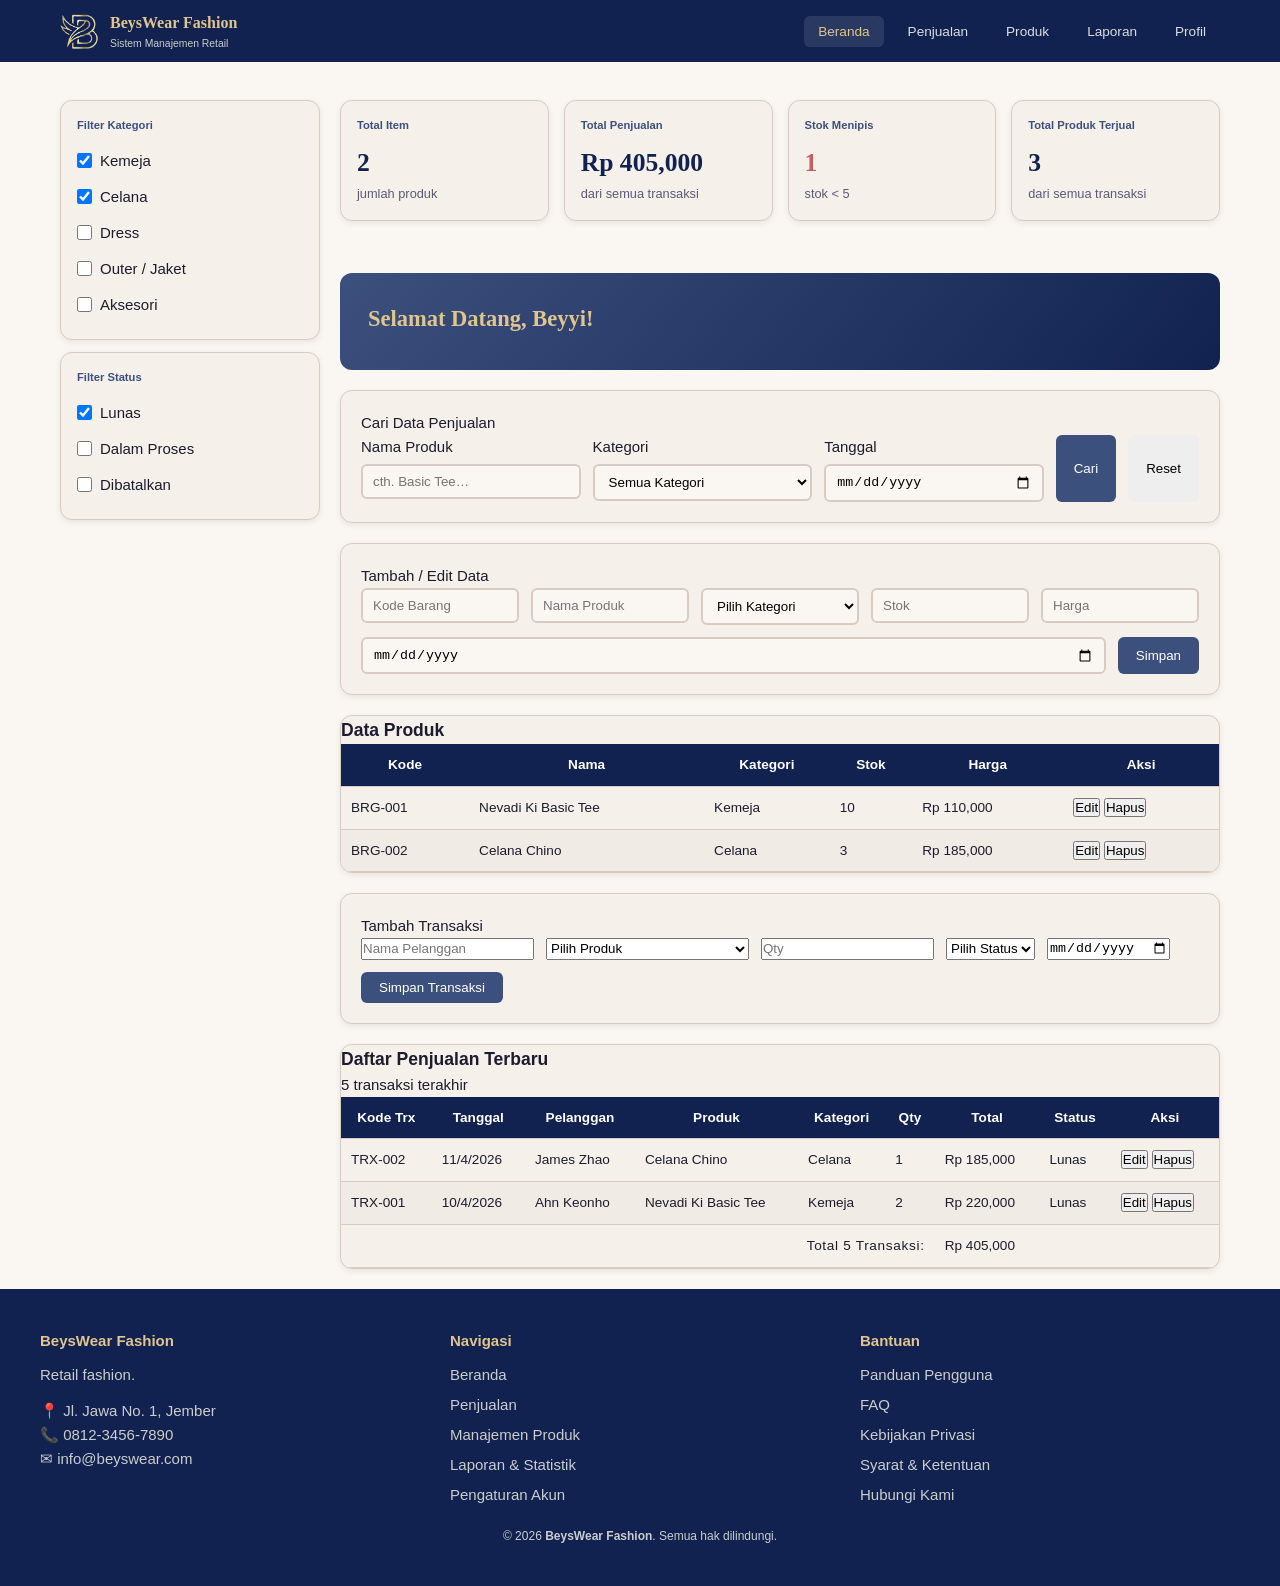
<file: index.html>
<!DOCTYPE html>
<html lang="id">
<head>
    <meta charset="UTF-8">
    <meta name="viewport" content="width=device-width, initial-scale=1.0">
    <title>BeysWear Fashion</title>
    <link rel="stylesheet" href="style.css">
</head>

<body>

    <nav>
        <div class="nav-inner">
    
            <div class="nav-brand">
                <img src="IMG_7126.PNG" alt="Logo BeysWear Fashion">
                <div class="brand-text">
                    <h1>BeysWear Fashion</h1>
                    <p>Sistem Manajemen Retail</p>
                </div>
            </div>
    
            <ul class="nav-menu">
                <li><a href="#" class="aktif">Beranda</a></li>
                <li><a href="#">Penjualan</a></li>
                <li><a href="#">Produk</a></li>
                <li><a href="#">Laporan</a></li>
                <li><a href="#">Profil</a></li>
            </ul>
    
            <div class="hamburger" role="button">
                <span></span>
                <span></span>
                <span></span>
            </div>
    
        </div>
    </nav>

    <div class="wrapper">

        <aside>

            <div class="sb-card">
                <p class="sb-title">Filter Kategori</p>

                <div class="filter-row">
                    <input type="checkbox" id="f-Kemeja" checked>
                    <label for="f-Kemeja">Kemeja</label>
                </div>
                <div class="filter-row">
                    <input type="checkbox" id="f-Celana" checked>
                    <label for="f-Celana">Celana</label>
                </div>
                <div class="filter-row">
                    <input type="checkbox" id="f-Dress">
                    <label for="f-Dress">Dress</label>
                </div>
                <div class="filter-row">
                    <input type="checkbox" id="f-Outer">
                    <label for="f-Outer">Outer / Jaket</label>
                </div>
                <div class="filter-row">
                    <input type="checkbox" id="f-Aksesori">
                    <label for="f-Aksesori">Aksesori</label>
                </div>
            </div>

            <div class="sb-card">
                <p class="sb-title">Filter Status</p>

                <div class="filter-row">
                    <input type="checkbox" id="s-lunas" checked>
                    <label for="s-lunas">Lunas</label>
                </div>
                <div class="filter-row">
                    <input type="checkbox" id="s-proses">
                    <label for="s-proses">Dalam Proses</label>
                </div>
                <div class="filter-row">
                    <input type="checkbox" id="s-batal">
                    <label for="s-batal">Dibatalkan</label>
                </div>
            </div>

        </aside>

    <main>

        <div class="statistik-grid">
            <div class="sb-card">
                <p class="sb-title">Total Item</p>
                <p class="sb-angka" id="totalItem">0</p>
                <p class="sb-label">jumlah produk</p>
            </div>
            
            <div class="sb-card">
                <p class="sb-title">Total Penjualan</p>
                <p class="sb-angka" id="totalPenjualan">Rp 0</p>
                <p class="sb-label">dari semua transaksi</p>
            </div>
            
            <div class="sb-card">
                <p class="sb-title">Stok Menipis</p>
                <p class="sb-angka" id="stokMenipis" style="color:#C06060;">0</p>
                <p class="sb-label">stok < 5</p>
            </div>

            <div class="sb-card">
                <p class="sb-title">Total Produk Terjual</p>
                <p class="sb-angka" id="totalTerjual">0</p>
                <p class="sb-label">dari semua transaksi</p>
            </div>
        </div>

        <section class="hero-section">
            <h2>Selamat Datang, Beyyi!</h2>
        </section>

        <section class="form-box">
            <p class="seksi-label" id="lbl-form">Cari Data Penjualan</p>
            <div class="form-row">

                <div class="form-grup">
                    <label for="searchInput">Nama Produk</label>
                    <input type="text" id="searchInput" placeholder="cth. Basic Tee…">
                </div>

                <div class="form-grup">
                    <label for="cari-kategori">Kategori</label>
                    <select id="cari-kategori">
                    <option value="">Semua Kategori</option>
                    <option>Kemeja</option>
                    <option>Celana</option>
                    <option>Dress</option>
                    <option>Outer / Jaket</option>
                    <option>Aksesori</option>
                    </select>
                </div>

                <div class="form-grup">
                    <label for="cari-tanggal">Tanggal</label>
                    <input type="date" id="cari-tanggal">
                </div>

                <button class="btn btn-primer" type="button">Cari</button>
                <button class="btn btn-sekunder" type="button">Reset</button>
            </div>
        </section>

        <section class="form-box">
            <p class="seksi-label">Tambah / Edit Data</p>
        
            <form id="formData" class="form-row">
        
                <input type="hidden" id="editIndex">
        
                <div class="form-grup">
                    <input type="text" id="kode" placeholder="Kode Barang" required>
                </div>
        
                <div class="form-grup">
                    <input type="text" id="nama" placeholder="Nama Produk" required>
                </div>
        
                <div class="form-grup">
                    <select id="kategoriForm" required>
                        <option value="">Pilih Kategori</option>
                        <option>Kemeja</option>
                        <option>Celana</option>
                        <option>Dress</option>
                        <option>Outer / Jaket</option>
                        <option>Aksesori</option>
                    </select>
                </div>
        
                <div class="form-grup">
                    <input type="number" id="stok" placeholder="Stok" required>
                </div>
        
                <div class="form-grup">
                    <input type="number" id="harga" placeholder="Harga" required>
                </div>
        
                <div class="form-grup">
                    <input type="date" id="tanggal" required>
                </div>
        
                <button id="btnSimpan" type="button" class="btn btn-primer">Simpan</button>
        
            </form>
        </section>

        <section class="tabel-box">
            <div class="tabel-header">
                <h3>Data Produk</h3>
            </div>
        
            <div class="tabel-scroll">
                <table>
                    <thead>
                        <tr>
                            <th>Kode</th>
                            <th>Nama</th>
                            <th>Kategori</th>
                            <th>Stok</th>
                            <th>Harga</th>
                            <th>Aksi</th>
                        </tr>
                    </thead>
        
                    <tbody id="dataProduk"></tbody>
                </table>
            </div>
        </section>

        <section class="form-box">
            <p class="seksi-label">Tambah Transaksi</p>
        
            <div class="form-row">
        
                <input type="text" id="pelanggan" placeholder="Nama Pelanggan">
        
                <select id="produkSelect"></select>
        
                <input type="number" id="qty" placeholder="Qty">
        
                <select id="status">
                    <option value="">Pilih Status</option>
                    <option>Lunas</option>
                    <option>Proses</option>
                    <option>Batal</option>
                </select>
        
                <input type="date" id="tanggalJual">
        
                <button id="btnTransaksi" class="btn btn-primer">Simpan Transaksi</button>
        
            </div>
        </section>

        <section class="tabel-box">
            <div class="tabel-header">
                <h3 id="lbl-tabel">Daftar Penjualan Terbaru</h3>
                <span class="chip">5 transaksi terakhir</span>
            </div>

            <div class="tabel-scroll">
                <table>
                    <caption style="display:none">Daftar 5 transaksi penjualan terbaru BeysWear Fashion</caption>

                    <thead>
                        <tr>
                            <th>Kode Trx</th>
                            <th>Tanggal</th>
                            <th>Pelanggan</th>
                            <th>Produk</th>
                            <th>Kategori</th>
                            <th>Qty</th>
                            <th>Total</th>
                            <th>Status</th>
                            <th>Aksi</th>
                        </tr>
                    </thead>
                    
                    <tbody id="dataPenjualan"></tbody>

                    <tfoot>

                    <tr>
                        <td colspan="6" style="text-align:right; letter-spacing:.05em;">
                        Total 5 Transaksi:
                        </td>
                        <td colspan="3" id="totalTransaksi">Rp 0</td>
                    </tr>
                    </tfoot>
                </table>
            </div>
        </section>

    </main>
    </div>

    <footer>
        <div class="footer-grid">

            <div class="footer-col">
                <h4>BeysWear Fashion</h4>
                <p> Retail fashion. </p>
                <p style="margin-top:12px;">
                    📍 Jl. Jawa No. 1, Jember<br>
                    📞 0812-3456-7890<br>
                    ✉ info@beyswear.com
                </p>
            </div>

            <div class="footer-col">
                <h4>Navigasi</h4>
                <ul>
                    <li><a href="#">Beranda</a></li>
                    <li><a href="#">Penjualan</a></li>
                    <li><a href="#">Manajemen Produk</a></li>
                    <li><a href="#">Laporan &amp; Statistik</a></li>
                    <li><a href="#">Pengaturan Akun</a></li>
                </ul>
            </div>

            <div class="footer-col">
                <h4>Bantuan</h4>
                <ul>
                    <li><a href="#">Panduan Pengguna</a></li>
                    <li><a href="#">FAQ</a></li>
                    <li><a href="#">Kebijakan Privasi</a></li>
                    <li><a href="#">Syarat &amp; Ketentuan</a></li>
                    <li><a href="#">Hubungi Kami</a></li>
                </ul>
            </div>

        </div>

        <p class="footer-bottom"> &copy; 2026 <strong>BeysWear Fashion</strong>. Semua hak dilindungi.
        </p>
    </footer>

    <script src="script.js"></script>
</body>
</html>
</file>
<file: style.css>
*{box-sizing:border-box;margin:0;padding:0;}

        body{
        font-family:'DM Sans',sans-serif;
        font-size:15px;
        line-height:1.6;
        background:#FAF7F3 ;
        color:#1C1C2E ;
        }

        img{max-width:100%;display:block}
        ul{list-style:none}
        a{text-decoration:none;color:inherit}

        @keyframes fadeSlideUp{
        from{opacity:0;transform:translateY(20px);}
        to{opacity:1;transform:translateY(0);}
        }

        @keyframes fadeIn{
        from{opacity:0;}
        to{opacity:1;}
        }

        nav{
        position:fixed;
        top:0;
        width:100%;
        background:#112250 ;
        z-index:1000;
        }

        .nav-inner{
        max-width:1200px;
        margin:auto;
        padding:10px 20px;
        display:flex;
        align-items:center;
        justify-content:space-between;
        }

        .nav-brand{
        display:flex;
        align-items:center;
        gap:10px;
        }
            
        .nav-brand img{
        width:40px;
        height:40px;
        }
            
        .brand-text h1{
        font-size:1rem;
        color:#E0C58F;
        font-family:'Cormorant Garamond',serif;
        }
            
        .brand-text p{
        font-size:.65rem;
        color:#ccc;
        }

        .nav-brand-name{
        font-family:'Cormorant Garamond',serif;
        font-weight:700;
        color:#E0C58F ;
        }

        .nav-menu {
        display: none;
        flex-direction: column;
        gap: 10px;
        width: 100%;
        background: #112250;
        position: absolute;
        top: 60px;
        left: 0;
        padding: 20px;
        z-index: 100;
        }

        .nav-menu.active {
        display: flex;
        flex-direction: column;
        position: absolute;
        top: 60px;
        right: 20px;
        background: #112250;
        padding: 10px;
        border-radius: 8px;
        }

        .nav-menu li a{
        padding:8px 14px;
        font-size:.85rem;
        color:#ddd;
        border-radius:6px;
        transition:.3s;
        }

        .nav-menu li a:hover,
        .nav-menu li a.aktif{
        background:rgba(255,255,255,.1);
        color:#E0C58F ;
        }

        .hamburger{
        display:flex;
        flex-direction:column;
        gap:4px;
        cursor:pointer;
        }

        .hamburger span{
        width:22px;
        height:2px;
        background:#E0C58F ;
        }

        .wrapper{
        max-width:1200px;
        margin:80px auto 0;
        padding:20px;
        display:flex;
        flex-direction:column;
        gap:20px;
        }

        aside{width:100%;}

        .sb-card{
        background:#F5F0E9;
        border:1px solid #D9CBC2;
        border-radius:12px;
        padding:16px;
        margin-bottom:12px;
        box-shadow:0 2px 6px rgba(0,0,0,.08);
        animation:fadeSlideUp .4s ease;
        }

        .sb-card:hover {
        transform: translateY(-5px);
        box-shadow: 0 4px 12px rgba(0,0,0,0.15);
        transition: 0.3s ease;
        }

        .sb-title{
        font-size:.7rem;
        font-weight:600;
        color:#3C507D;
        margin-bottom:8px;
        }

        .sb-angka{
        font-family:'Cormorant Garamond',serif;
        font-size:1.6rem;
        font-weight:700;
        color:#112250;
        }

        .sb-label{font-size:.8rem;color:#5A5A7A;}
        .sb-sub{font-size:.7rem;color:#888}

        .filter-row{
        display:flex;
        align-items:center;
        gap:8px;
        padding:6px 0;
        }

        .filter-row input{
        width:15px;
        height:15px;
        }

        main{
        flex:1;
        display:flex;
        flex-direction:column;
        gap:20px;
        }

        .hero-section{
        background:linear-gradient(130deg,#3C507D,#112250);
        border-radius:12px;
        padding:28px;
        color:white;
        animation:fadeSlideUp .5s ease;
        }

        .hero-section h2{
        font-family:'Cormorant Garamond',serif;
        color:#E0C58F;
        margin-bottom:5px;
        }

        .form-box{
        background:#F5F0E9;
        border:1px solid #D9CBC2;
        border-radius:12px;
        padding:20px;
        box-shadow:0 2px 6px rgba(0,0,0,.08);
        }

        .form-row{
        display:flex;
        flex-wrap:wrap;
        gap:12px;
        }

        .form-grup{
        display:flex;
        flex-direction:column;
        gap:5px;
        flex:1;
        min-width:140px;
        }

        .form-grup input,
        .form-grup select{
        padding:8px 10px;
        border:2px solid #D9CBC2;
        border-radius:6px;
        background:#FAF7F3;
        }

        .form-grup input:focus,
        .form-grup select:focus{
        border-color:#3C507D;
        outline:none;
        }

        .btn{
        padding:8px 18px;
        border:none;
        border-radius:6px;
        cursor:pointer;
        }

        .btn-primer{
        background:#3C507D;
        color:white;
        }

        .btn-sekunder{
        background:#eee;
        }

        .tabel-box{
        background:#F5F0E9;
        border:1px solid #D9CBC2;
        border-radius:12px;
        overflow:hidden;
        box-shadow:0 2px 6px rgba(0,0,0,.08);
        }

        table{
        width:100%;
        border-collapse:collapse;
        font-size:.85rem;
        }

        thead{
        background:#112250;
        color:white;
        }

        th,td{
        padding:10px;
        border-bottom:1px solid #D9CBC2;
        }

        tbody tr:nth-child(even){
        background:#F0EBE4;
        }

        tbody tr:hover{
        background:#F5E8CB;
        }

        footer{
        background:#112250;
        color:#ccc;
        padding:40px 20px;
        }

        .footer-grid{
        max-width:1200px;
        margin:auto;
        display:grid;
        grid-template-columns:1fr;
        gap:30px;
        }

        .footer-col h4{
        color:#E0C58F;
        margin-bottom:10px;
        }

        .footer-col ul{
        display:flex;
        flex-direction:column;
        gap:6px;
        }

        .footer-col ul a:hover{
        color:#E0C58F;
        }

        .footer-bottom{
        text-align:center;
        margin-top:20px;
        font-size:.75rem;
        }

        .statistik-grid {
        display: grid;
        grid-template-columns: 1fr; /* HP: 1 kolom */
        gap: 15px;
        margin-bottom: 20px;
        width: 100%;
        }
    

        @media(min-width:600px){
        .footer-grid{grid-template-columns:repeat(2,1fr);}
        }

        @media(min-width:900px){
        .footer-grid{grid-template-columns:repeat(3,1fr);}
        }

        @media (min-width: 768px) {
        .statistik-grid {
            grid-template-columns: repeat(2, 1fr); 
                }
        }
    
        @media (min-width: 1024px) {
        .statistik-grid {
            grid-template-columns: repeat(4, 1fr); 
                }
        }
        
        @media(min-width: 1024px) {
        .wrapper {
                flex-direction: row; 
                align-items: flex-start; 

        }
        
        aside {
                width: 260px; 
                flex-shrink: 0; 
        }

        main {
                flex: 1;
        }

        .hamburger {
                display: none; 
        }
                
        .nav-menu {
                display: flex; 
                flex-direction: row; 
                position: static; 
                width: auto;
                padding: 0;
                background: transparent;
                }
        }
</file>
